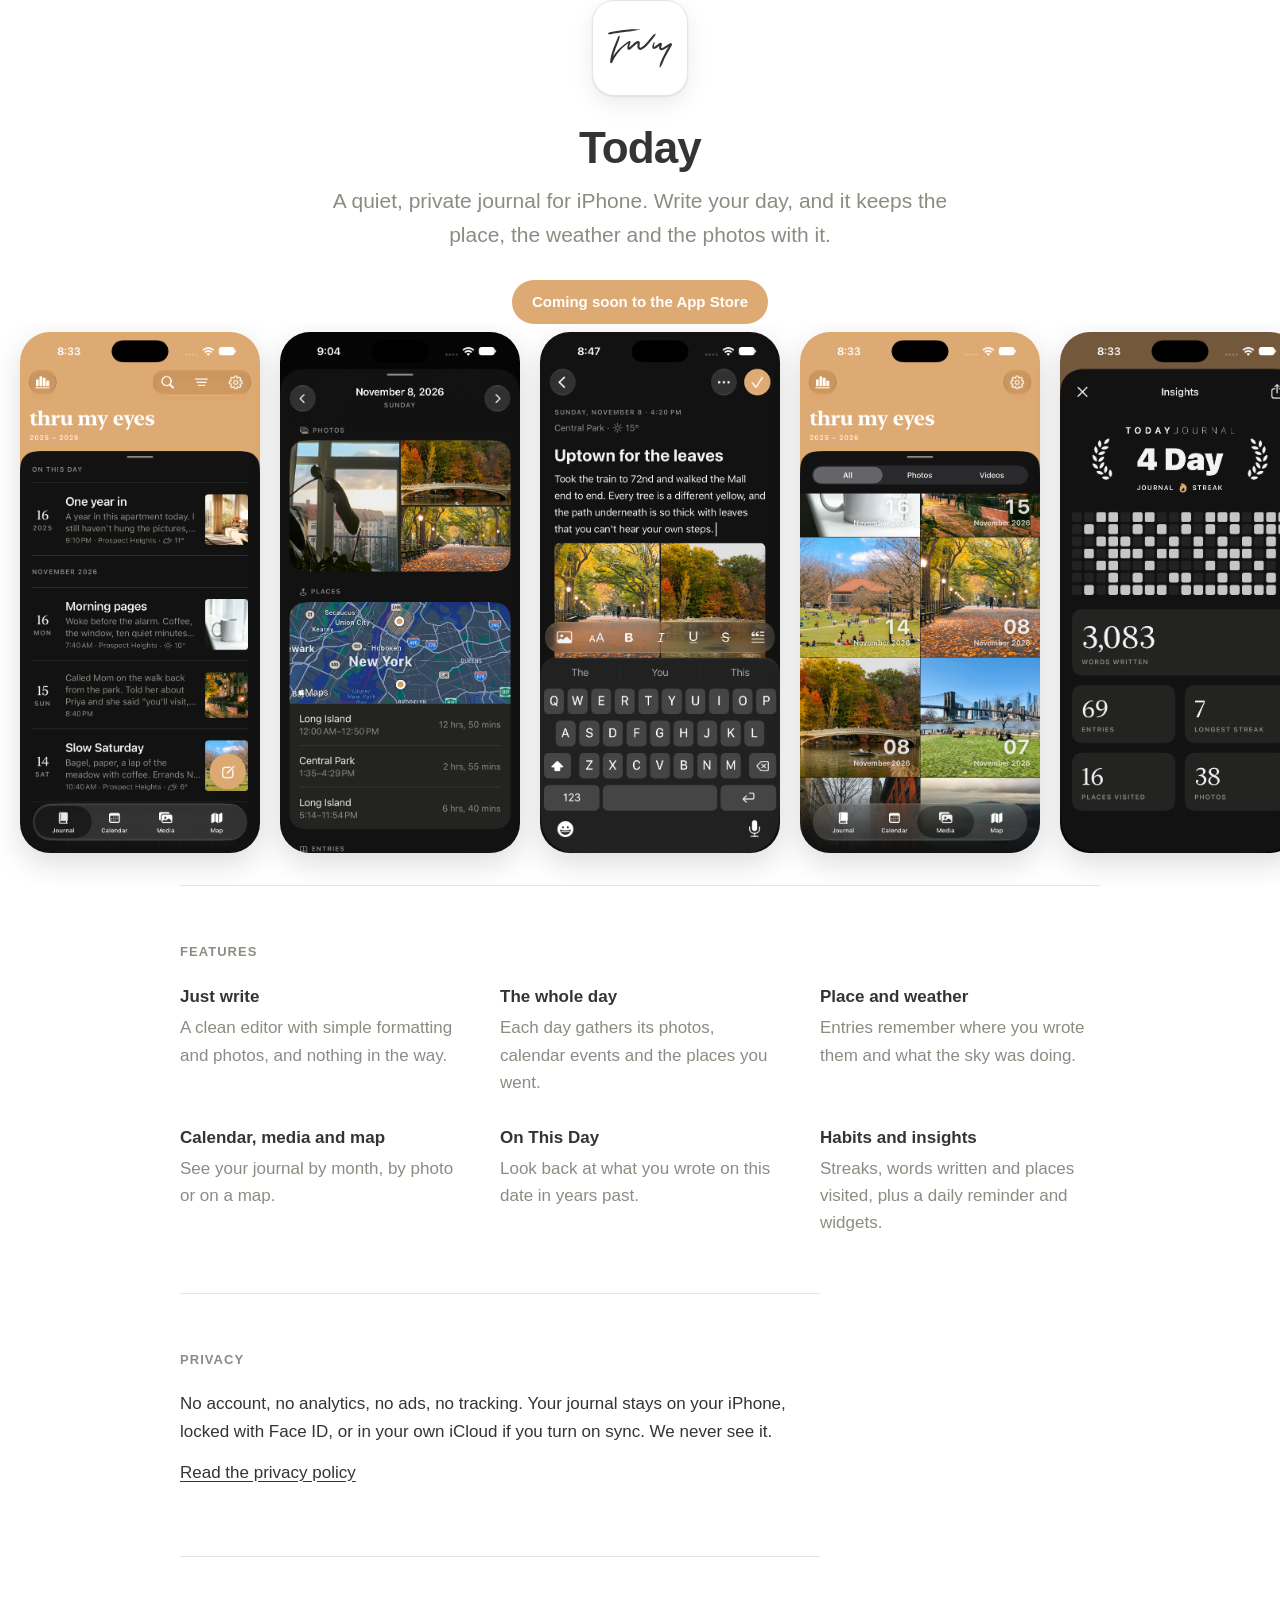
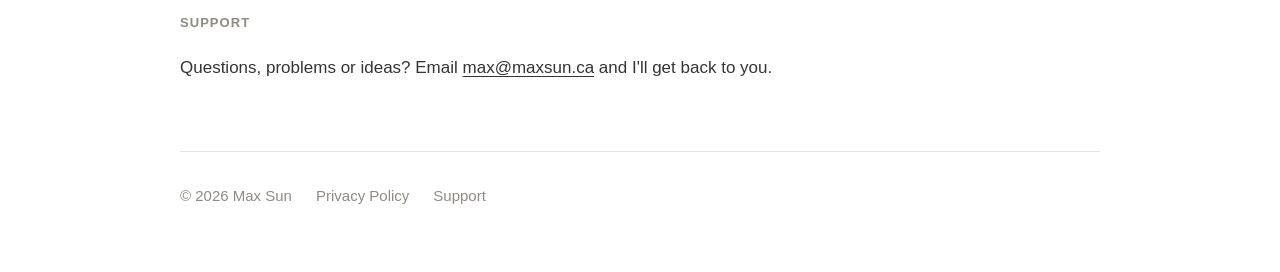
<file: docs/index.html>
<!doctype html>
<html lang="en">
<head>
<meta charset="utf-8">
<meta name="viewport" content="width=device-width, initial-scale=1">
<link rel="icon" href="favicon.svg" type="image/svg+xml">
<link rel="icon" href="favicon.png" type="image/png" sizes="96x96">
<link rel="apple-touch-icon" href="apple-touch-icon.png">
<title>Today: Daily Journal</title>
<meta name="description" content="A quiet, private journal for iPhone. Write your day; Today keeps the place, the weather and the photos with it.">
<style>
  :root { --ink: #343434; --stone: #8E8B82; --sand: #DEAA73; --bg: #FFFFFF; --wash: #F3F3F3; --rule: #E6E5E1; }
  @media (prefers-color-scheme: dark) { :root { --ink: #ECEBE8; --stone: #9C9990; --bg: #121212; --wash: #1C1C1C; --rule: #2A2A2A; } }
  * { box-sizing: border-box; }
  body { margin: 0; background: var(--bg); color: var(--ink);
         font: 17px/1.6 -apple-system, BlinkMacSystemFont, "SF Pro Text", "Helvetica Neue", Arial, sans-serif;
         -webkit-text-size-adjust: 100%; }
  .wrap { max-width: 960px; margin: 0 auto; padding: 0 20px; }
  header { text-align: center; padding: 96px 0 56px; }
  .icon { width: 96px; height: 96px; border-radius: 22px; background: var(--bg); margin: 0 auto 28px;
          box-shadow: 0 1px 2px rgba(0,0,0,.08), 0 8px 24px rgba(0,0,0,.08); border: 1px solid var(--rule);
          display: grid; place-items: center; }
  .icon span { width: 64px; height: 40px; background: var(--ink);
               -webkit-mask: url(images/mark.svg) center / contain no-repeat; mask: url(images/mark.svg) center / contain no-repeat; }
  h1 { font-size: 44px; line-height: 1.1; letter-spacing: -0.02em; margin: 0 0 12px; }
  .tagline { font-size: 21px; color: var(--stone); margin: 0 auto 28px; max-width: 30em; }
  .badge { display: inline-block; background: var(--sand); color: #fff; font-weight: 600; font-size: 15px;
           padding: 10px 20px; border-radius: 999px; }
  .shots { display: flex; gap: 20px; overflow-x: auto; padding: 8px 20px 32px; scroll-snap-type: x mandatory;
           justify-content: safe center; }
  .shots img { width: 240px; height: auto; border-radius: 30px; flex: none; scroll-snap-align: center;
               box-shadow: 0 10px 30px rgba(0,0,0,.14); }
  h2 { font-size: 13px; font-weight: 600; letter-spacing: 0.08em; text-transform: uppercase; color: var(--stone);
       margin: 0 0 20px; }
  section { padding: 56px 0; border-top: 1px solid var(--rule); }
  .features { display: grid; grid-template-columns: repeat(auto-fit, minmax(260px, 1fr)); gap: 28px 40px; }
  .features h3 { font-size: 17px; margin: 0 0 4px; }
  .features p { margin: 0; color: var(--stone); }
  .narrow { max-width: 640px; }
  p { margin: 0 0 14px; }
  a { color: inherit; text-underline-offset: 3px; }
  footer { color: var(--stone); font-size: 15px; padding: 32px 0 64px; border-top: 1px solid var(--rule);
           display: flex; gap: 24px; flex-wrap: wrap; }
  footer a { text-decoration: none; }
</style>
</head>
<body>
  <header class="wrap">
    <div class="icon" aria-hidden="true"><span></span></div>
    <h1>Today</h1>
    <p class="tagline">A quiet, private journal for iPhone. Write your day, and it keeps the place, the weather and the photos with it.</p>
    <span class="badge">Coming soon to the App Store</span>
  </header>

  <div class="shots" aria-label="Screenshots">
    <img src="images/journal.png" alt="The journal: entries with their date, place, weather and a photo">
    <img src="images/today.png" alt="A day: its photos and the places visited">
    <img src="images/editor.png" alt="Writing an entry with photos">
    <img src="images/media.png" alt="Every photo and video in the journal">
    <img src="images/insights.png" alt="Insights: streak, words written, entries and places">
  </div>

  <main class="wrap">
    <section>
      <h2>Features</h2>
      <div class="features">
        <div><h3>Just write</h3><p>A clean editor with simple formatting and photos, and nothing in the way.</p></div>
        <div><h3>The whole day</h3><p>Each day gathers its photos, calendar events and the places you went.</p></div>
        <div><h3>Place and weather</h3><p>Entries remember where you wrote them and what the sky was doing.</p></div>
        <div><h3>Calendar, media and map</h3><p>See your journal by month, by photo or on a map.</p></div>
        <div><h3>On This Day</h3><p>Look back at what you wrote on this date in years past.</p></div>
        <div><h3>Habits and insights</h3><p>Streaks, words written and places visited, plus a daily reminder and widgets.</p></div>
      </div>
    </section>

    <section class="narrow" id="privacy">
      <h2>Privacy</h2>
      <p>No account, no analytics, no ads, no tracking. Your journal stays on your iPhone, locked with Face ID, or in your own iCloud if you turn on sync. We never see it.</p>
      <p><a href="privacy/">Read the privacy policy</a></p>
    </section>

    <section class="narrow" id="support">
      <h2>Support</h2>
      <p>Questions, problems or ideas? Email <a href="mailto:max@maxsun.ca">max@maxsun.ca</a> and I'll get back to you.</p>
    </section>

    <footer>
      <span>© 2026 Max Sun</span>
      <a href="privacy/">Privacy Policy</a>
      <a href="mailto:max@maxsun.ca">Support</a>
    </footer>
  </main>
</body>
</html>
</file>
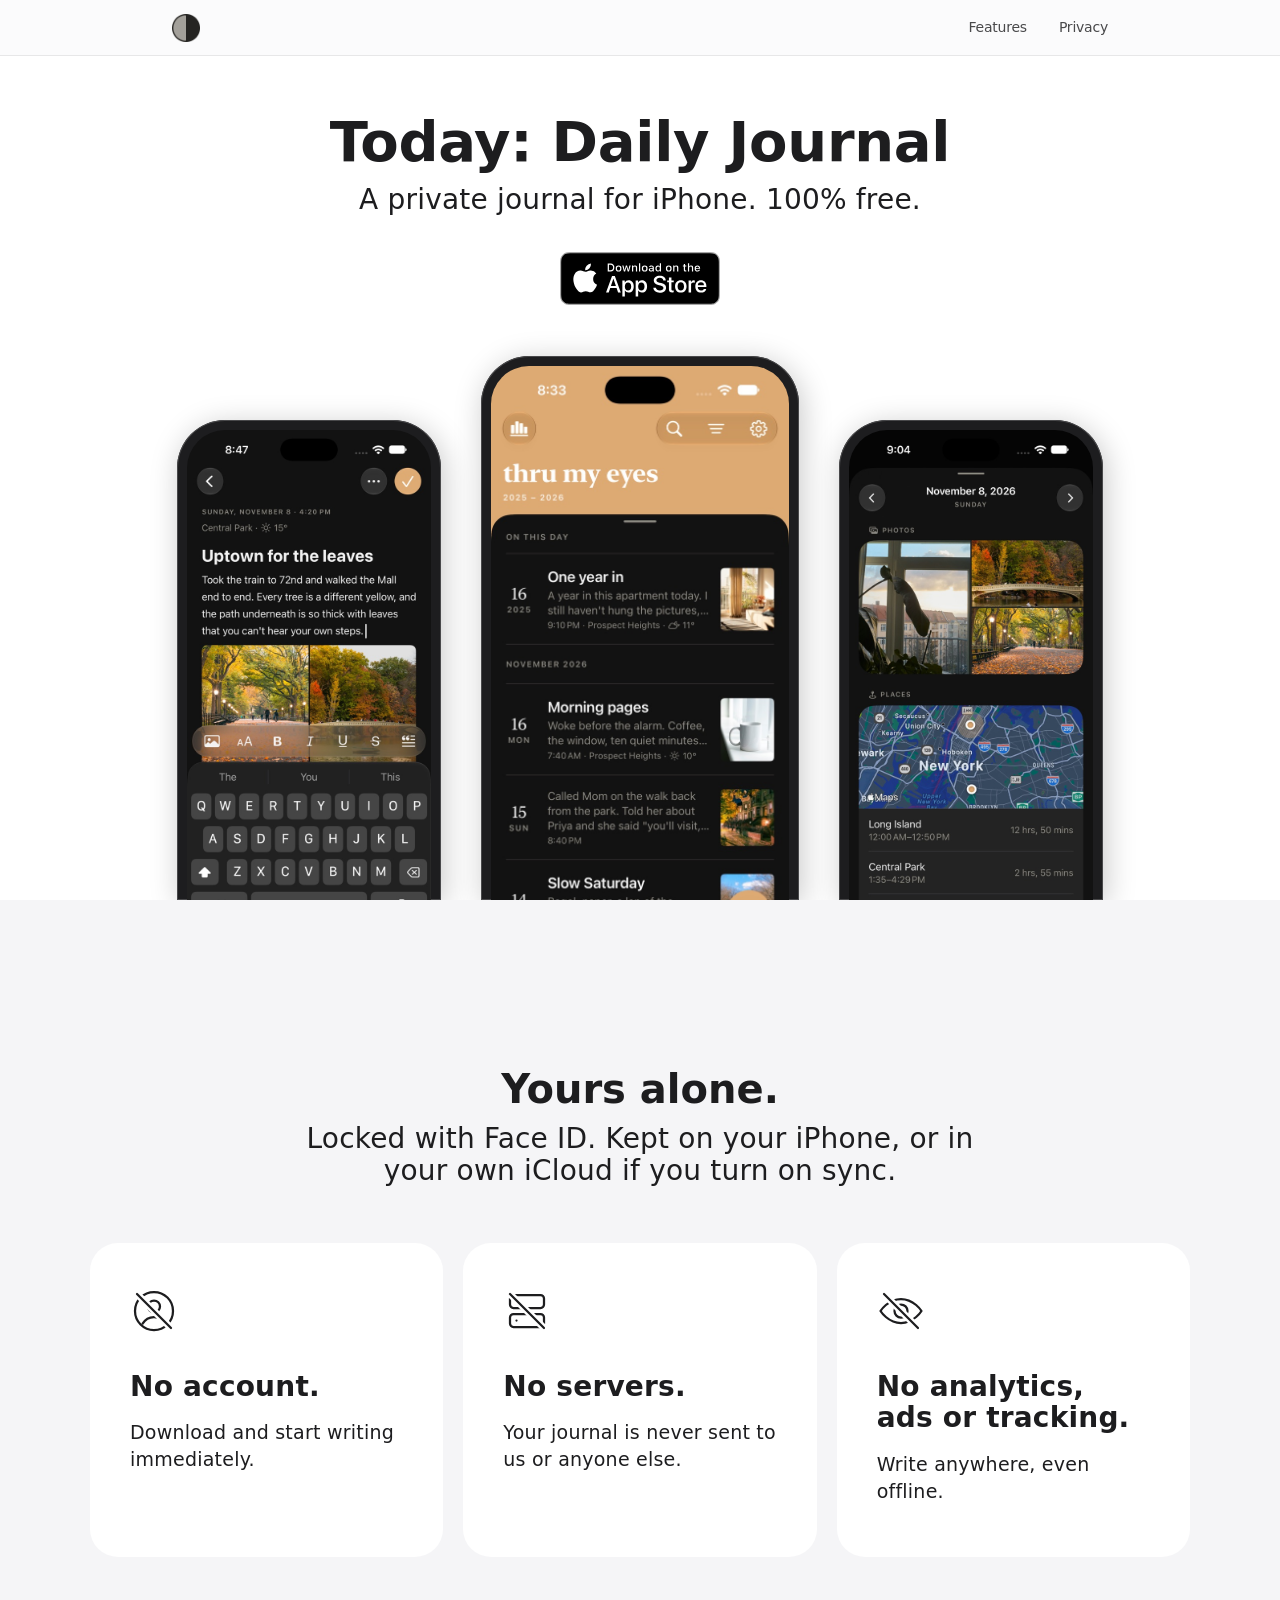
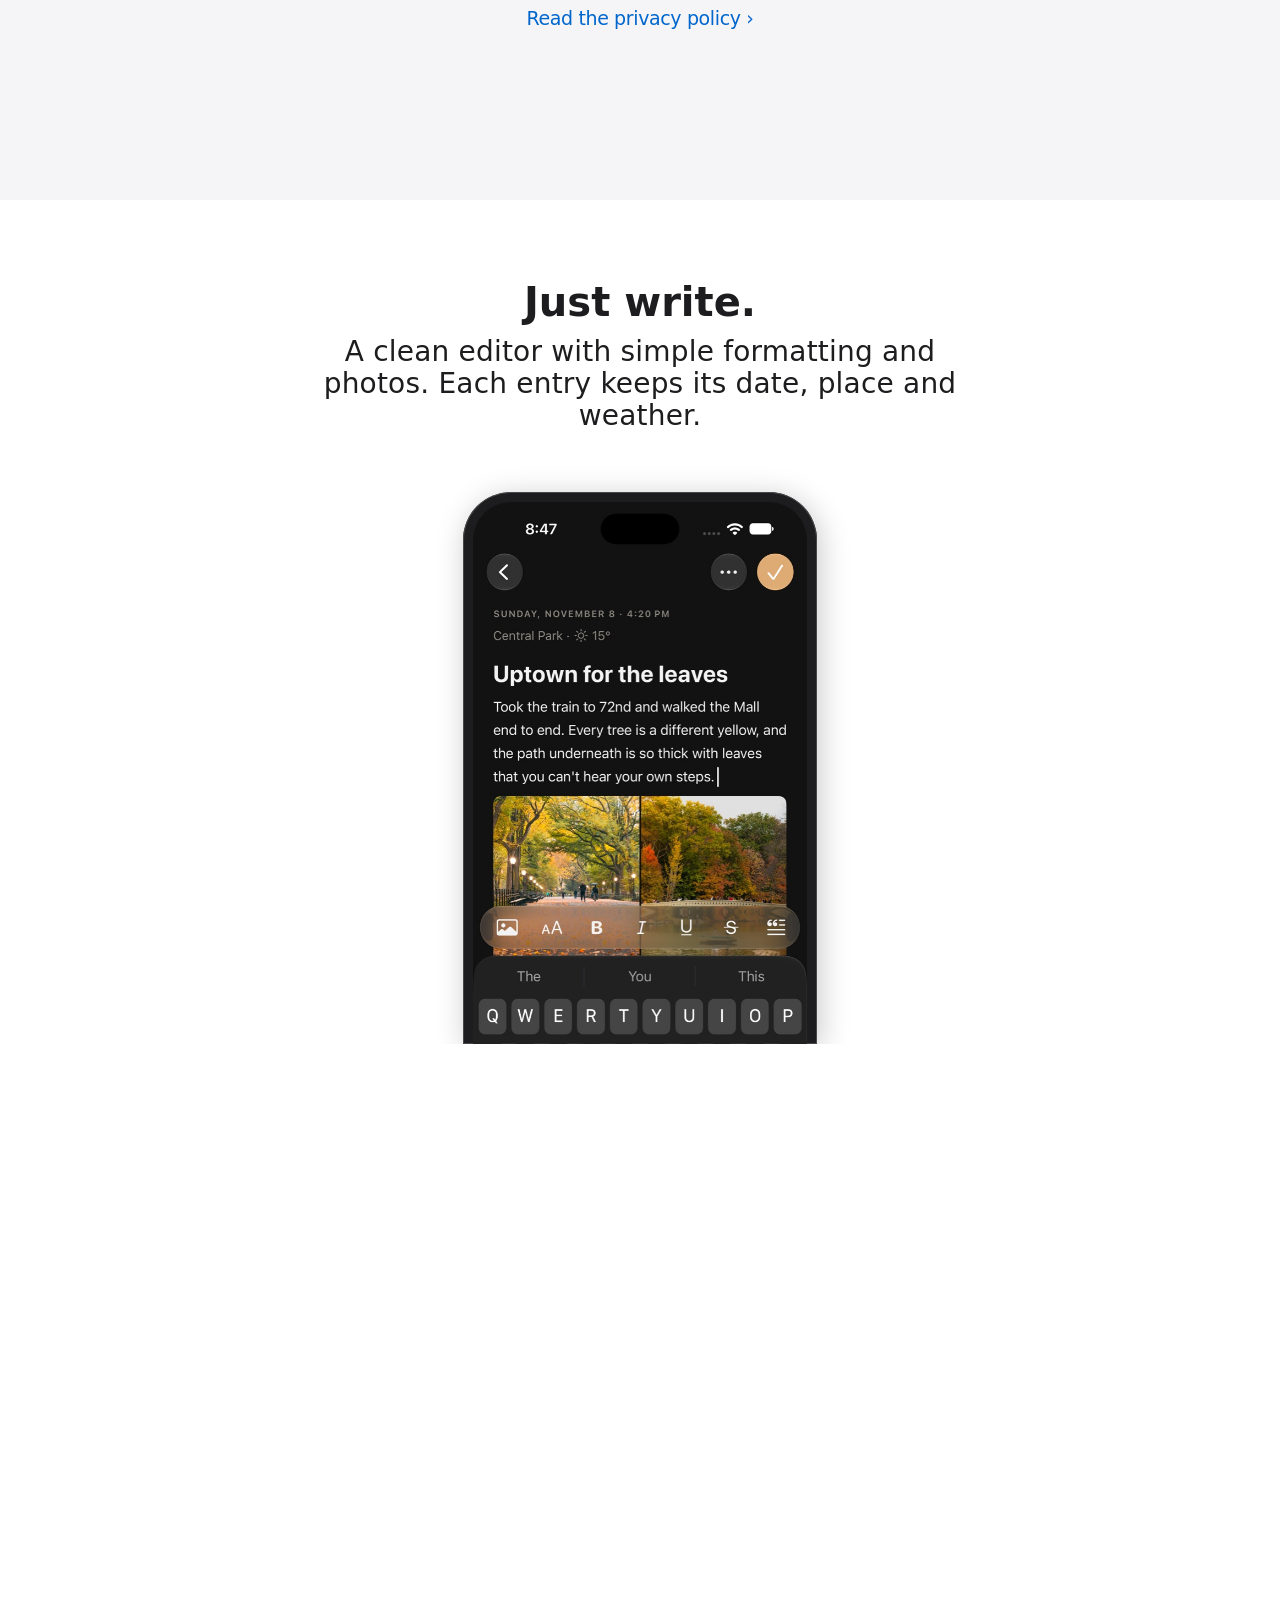
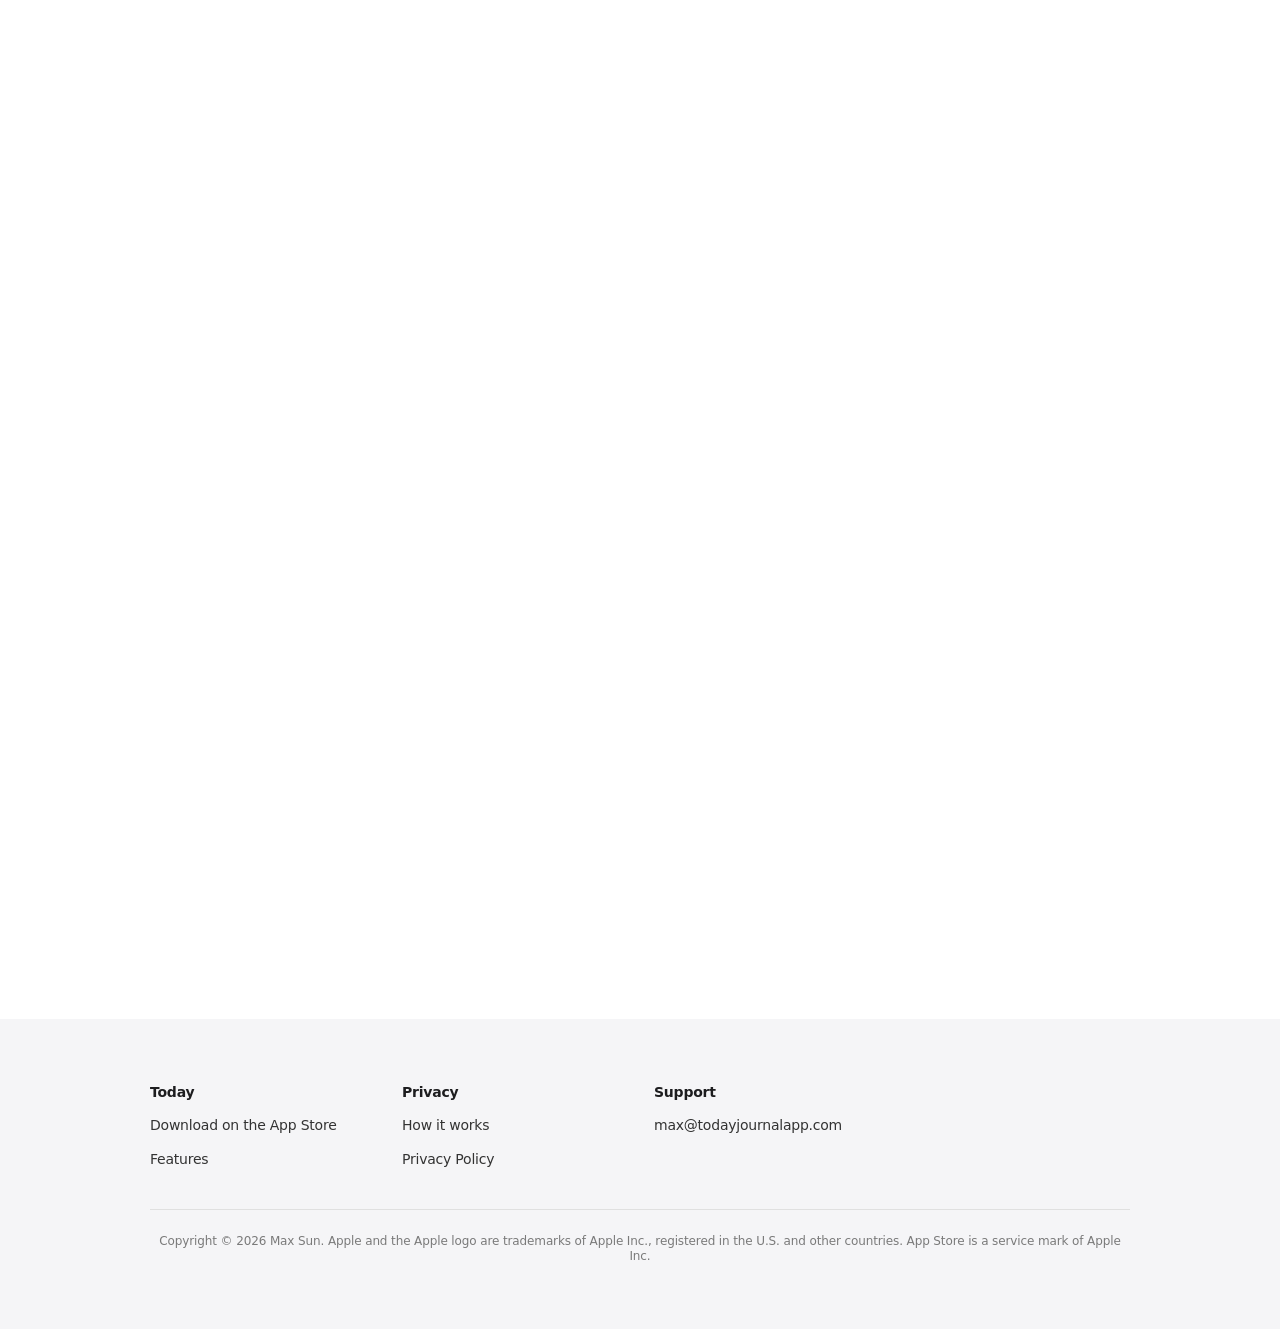
<file: Web/index.html>
<!doctype html>
<html lang="en">
<head>
<meta charset="utf-8">
<meta name="viewport" content="width=device-width, initial-scale=1">
<meta name="theme-color" content="#fafafc">
<link rel="icon" href="favicon.png" type="image/png" sizes="96x96" media="(prefers-color-scheme: light)">
<link rel="icon" href="favicon-dark.png" type="image/png" sizes="96x96" media="(prefers-color-scheme: dark)">
<link rel="apple-touch-icon" href="apple-touch-icon.png">
<title>Today: Daily Journal</title>
<meta name="description" content="A private journal for iPhone. Write your day; Today keeps the place, the weather and the photos with it.">
<link rel="stylesheet" href="site.css">
</head>
<body>

<header class="top">
  <a class="mark" href="./" aria-label="Today: Daily Journal, home"></a>
  <nav aria-label="Site">
    <a href="/features">Features</a>
    <a href="privacy/">Privacy</a>
  </nav>
</header>

<main>

  <section class="tile light hero" id="top">
    <div class="copy">
      <h1 class="hero-display">Today: Daily Journal</h1>
      <p class="lead">A private journal for iPhone. 100% free.</p>
      <a class="app-store" href="https://apps.apple.com/us/app/today-daily-journal/id6835741340">
        <img src="images/app-store-badge.svg" alt="Download on the App Store" width="160" height="53">
      </a>
    </div>
    <div class="stage">
      <div class="phone side"><img src="images/editor.jpg" alt="Writing an entry with photos" width="607" height="1320"></div>
      <div class="phone"><img src="images/journal.jpg" alt="The journal: entries with their date, place, weather and a photo" width="607" height="1320"></div>
      <div class="phone side"><img src="images/today.jpg" alt="A day: its photos and the places visited" width="607" height="1320"></div>
    </div>
  </section>

  <section class="tile parchment no-stage privacy" id="privacy">
    <div class="copy">
      <h2 class="display-lg">Yours alone.</h2>
      <p class="lead">Locked with Face ID. Kept on your iPhone, or in your own iCloud if you turn on sync.</p>
    </div>
    <ul class="facts">
      <li class="card"><svg class="icon" viewBox="0 0 48 48" aria-hidden="true"><circle cx="24" cy="24" r="19"/><circle cx="24" cy="19.5" r="6"/><path d="M12.6 36.6c2.5-4.2 6.6-6.6 11.4-6.6s8.9 2.4 11.4 6.6"/><path class="gap" d="M7 7l34 34"/><path d="M7 7l34 34"/></svg><h3>No account.</h3><p>Download and start writing immediately.</p></li>
      <li class="card"><svg class="icon" viewBox="0 0 48 48" aria-hidden="true"><rect x="7" y="8" width="34" height="13" rx="3.5"/><rect x="7" y="27" width="34" height="13" rx="3.5"/><path d="M13.5 14.5h.01M13.5 33.5h.01"/><path class="gap" d="M7 7l34 34"/><path d="M7 7l34 34"/></svg><h3>No servers.</h3><p>Your journal is never sent to us or anyone else.</p></li>
      <li class="card"><svg class="icon" viewBox="0 0 48 48" aria-hidden="true"><path d="M3.5 24S11 12 24 12s20.5 12 20.5 12S37 36 24 36 3.5 24 3.5 24z"/><circle cx="24" cy="24" r="6.5"/><path class="gap" d="M7 7l34 34"/><path d="M7 7l34 34"/></svg><h3>No analytics, ads or tracking.</h3><p>Write anywhere, even offline.</p></li>
    </ul>
    <p class="more"><a href="privacy/">Read the privacy policy&nbsp;<span aria-hidden="true">›</span></a></p>
  </section>

  <section class="story" style="--steps: 6" aria-label="What Today does">
    <span class="story-anchor" id="write" style="--i:0"></span>
    <span class="story-anchor" id="day" style="--i:1"></span>
    <span class="story-anchor" id="calendar" style="--i:2"></span>
    <span class="story-anchor" id="media" style="--i:3"></span>
    <span class="story-anchor" id="map" style="--i:4"></span>
    <span class="story-anchor" id="insights" style="--i:5"></span>
    <div class="story-pin">
      <div class="story-copy" aria-live="polite">
        <div class="step is-current">
          <h2 class="display-lg">Just write.</h2>
          <p class="lead">A clean editor with simple formatting and photos. Each entry keeps its date, place and weather.</p>
        </div>
        <div class="step">
          <h2 class="display-lg">The whole day, in one place.</h2>
          <p class="lead">The photos you took, your calendar events and the places you spent time, beside what you wrote.</p>
        </div>
        <div class="step">
          <h2 class="display-lg">Calendar.</h2>
          <p class="lead">Every day you wrote, month by month. Open any one of them.</p>
        </div>
        <div class="step">
          <h2 class="display-lg">Media.</h2>
          <p class="lead">Every photo and video, each a way back to its entry.</p>
        </div>
        <div class="step">
          <h2 class="display-lg">Never forget a place you've visited.</h2>
          <p class="lead">Your entries on a map, gathered where you wrote them.</p>
        </div>
        <div class="step">
          <h2 class="display-lg">Keep the habit.</h2>
          <p class="lead">Your streak, words written and places visited. A daily reminder, On This Day and widgets bring you back.</p>
        </div>
      </div>
      <div class="story-stage">
        <div class="phone">
          <img class="is-current" src="images/editor.jpg" alt="An entry about a walk in Central Park, with two photos" width="607" height="1320">
          <img class="" src="images/today.jpg" alt="A day: its photos, a map and the places visited" width="607" height="1320" loading="lazy">
          <img class="" src="images/calendar.jpg" alt="The calendar: months with the days you wrote" width="607" height="1320" loading="lazy">
          <img class="" src="images/media.jpg" alt="Every photo and video in the journal" width="607" height="1320" loading="lazy">
          <img class="" src="images/map.jpg" alt="The map: entries gathered across New York" width="607" height="1320" loading="lazy">
          <img class="" src="images/insights.jpg" alt="Insights: streak, words written, entries and places" width="607" height="1320" loading="lazy">
        </div>
      </div>
    </div>
  </section>
</main>

<footer class="footer">
  <div class="inner">
    <div class="columns">
      <div>
        <h3>Today</h3>
        <ul>
          <li><a href="https://apps.apple.com/us/app/today-daily-journal/id6835741340">Download on the App Store</a></li>
          <li><a href="/features">Features</a></li>
        </ul>
      </div>
      <div>
        <h3>Privacy</h3>
        <ul>
          <li><a href="/how-it-works">How it works</a></li>
          <li><a href="privacy/">Privacy Policy</a></li>
        </ul>
      </div>
      <div>
        <h3>Support</h3>
        <ul>
          <li><a href="mailto:max@todayjournalapp.com">max@todayjournalapp.com</a></li>
        </ul>
      </div>
    </div>
    <p class="legal fine-print">Copyright © 2026 Max Sun. Apple and the Apple logo are trademarks of Apple Inc., registered in the U.S. and other countries. App Store is a service mark of Apple Inc.</p>
  </div>
</footer>

<script>
  // Story: as the page scrolls through the pinned section, it becomes each feature in turn.
  (function () {
    var story = document.querySelector('.story');
    if (!story) return;
    var pin = story.querySelector('.story-pin');
    var steps = story.querySelectorAll('.step');
    var images = story.querySelectorAll('.phone img');
    var anchors = story.querySelectorAll('.story-anchor');
    var current = -1;
    var queued = false;

    function update() {
      queued = false;
      // One step per anchor; the anchors are spaced by the CSS's --step.
      var stepLength = anchors[1].offsetTop - anchors[0].offsetTop;
      var progress = (window.scrollY + 56 - story.offsetTop) / stepLength;   // 56: the navbar
      var index = Math.min(steps.length - 1, Math.max(0, Math.floor(progress + 0.5)));
      if (index === current) return;
      current = index;
      steps.forEach(function (step, i) { step.classList.toggle('is-current', i === index); });
      images.forEach(function (image, i) { image.classList.toggle('is-current', i === index); });
    }

    function queue() { if (!queued) { queued = true; requestAnimationFrame(update); } }
    window.addEventListener('scroll', queue, { passive: true });
    window.addEventListener('resize', queue);
    update();
  })();
</script>
<script>
  // Sections have clean addresses (/features, /how-it-works; see _redirects) instead of #ids.
  // On this page, links to them scroll there and update the address without reloading.
  (function () {
    var sections = { '/features': 'write', '/how-it-works': 'privacy' };
    var navbar = 56;

    function scrollToPath(path, smooth) {
      var id = sections[path];
      var target = id ? document.getElementById(id) : null;
      var top = target ? target.getBoundingClientRect().top + window.scrollY - navbar : 0;
      window.scrollTo({ top: top, behavior: smooth ? 'smooth' : 'auto' });
    }

    document.addEventListener('click', function (event) {
      var link = event.target.closest('a[href]');
      if (!link || event.metaKey || event.ctrlKey || event.shiftKey || event.altKey) return;
      var url = new URL(link.href, location.href);
      if (url.origin !== location.origin) return;
      var path = url.pathname.replace(/\/index\.html$/, '/');
      if (!(path in sections) && path !== '/') return;
      event.preventDefault();
      if (location.pathname !== path) history.pushState(null, '', path);
      var reduce = window.matchMedia('(prefers-reduced-motion: reduce)').matches;
      scrollToPath(path, !reduce);
    });

    window.addEventListener('popstate', function () { scrollToPath(location.pathname, false); });

    // Opened at /features or /how-it-works: go to that section.
    if (location.pathname in sections) {
      history.scrollRestoration = 'manual';
      scrollToPath(location.pathname, false);
      window.addEventListener('load', function () { scrollToPath(location.pathname, false); });
    }
  })();
</script>
</body>
</html>
</file>
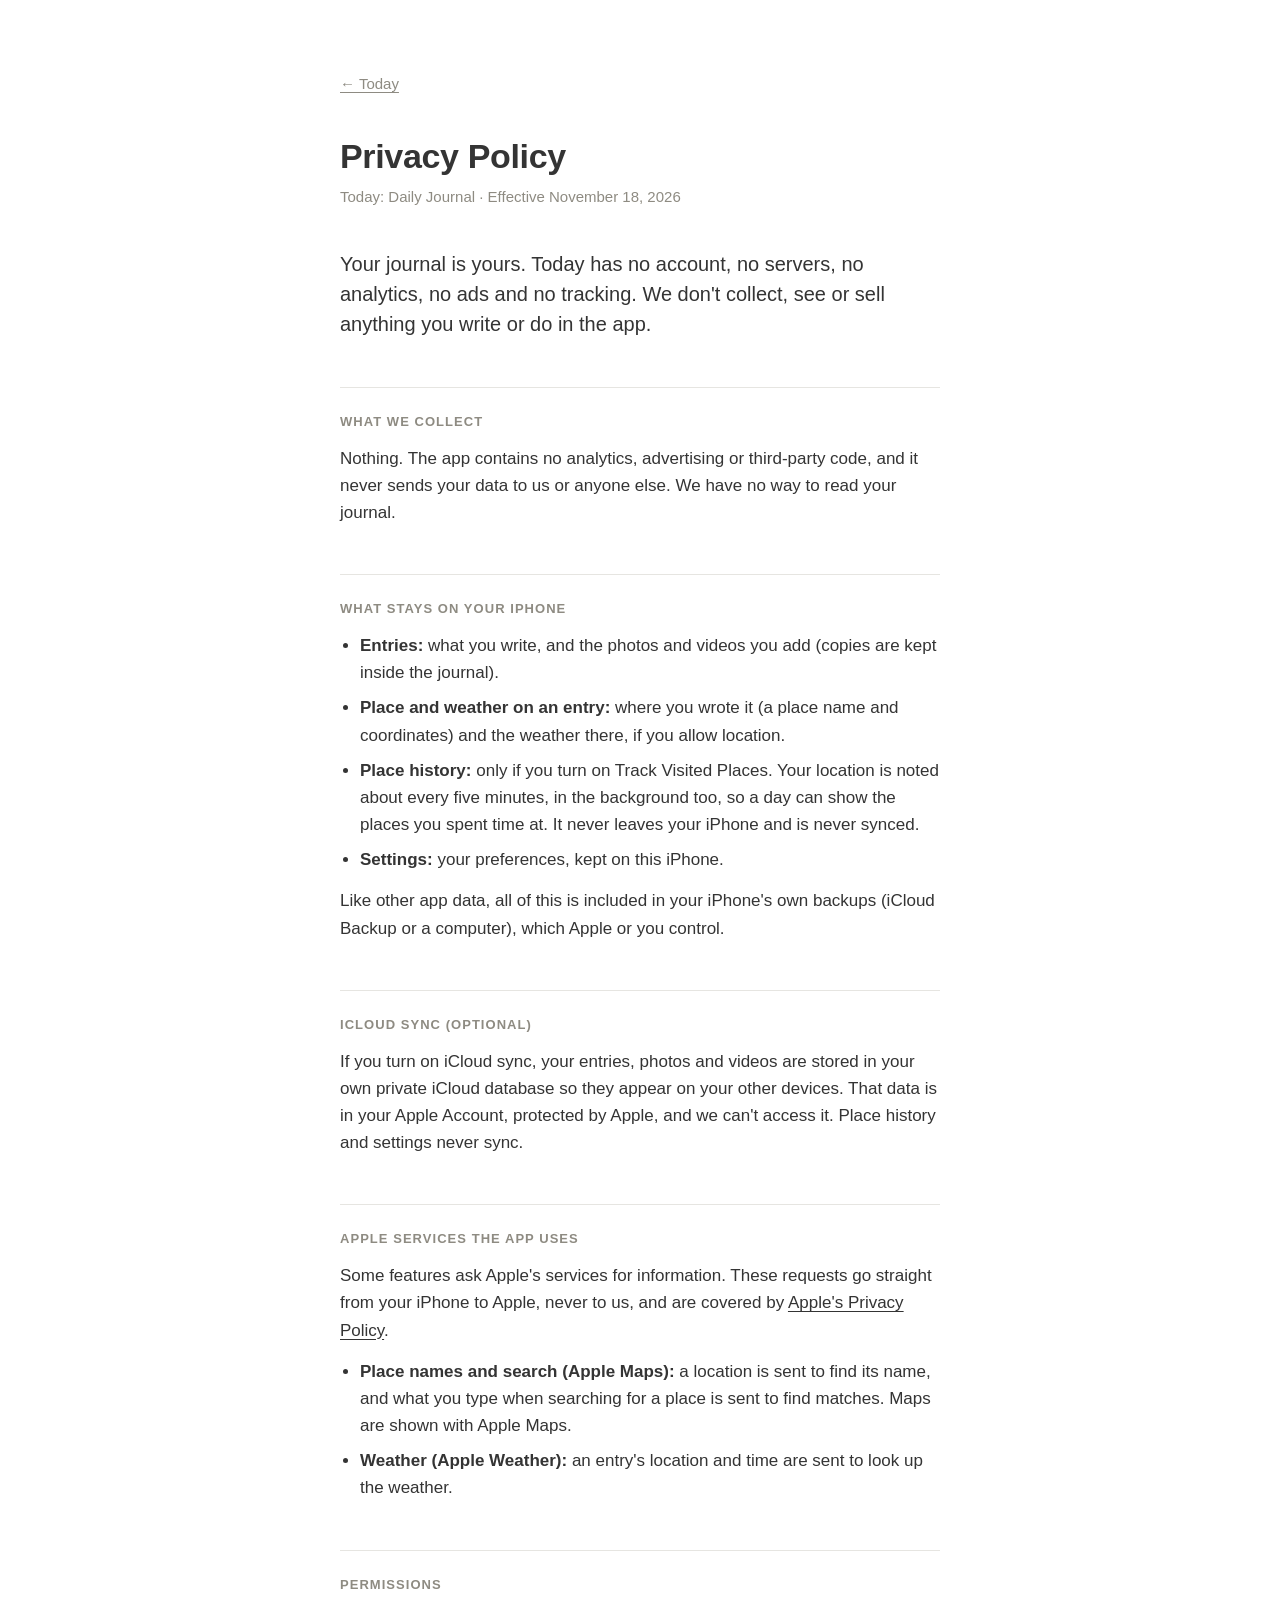
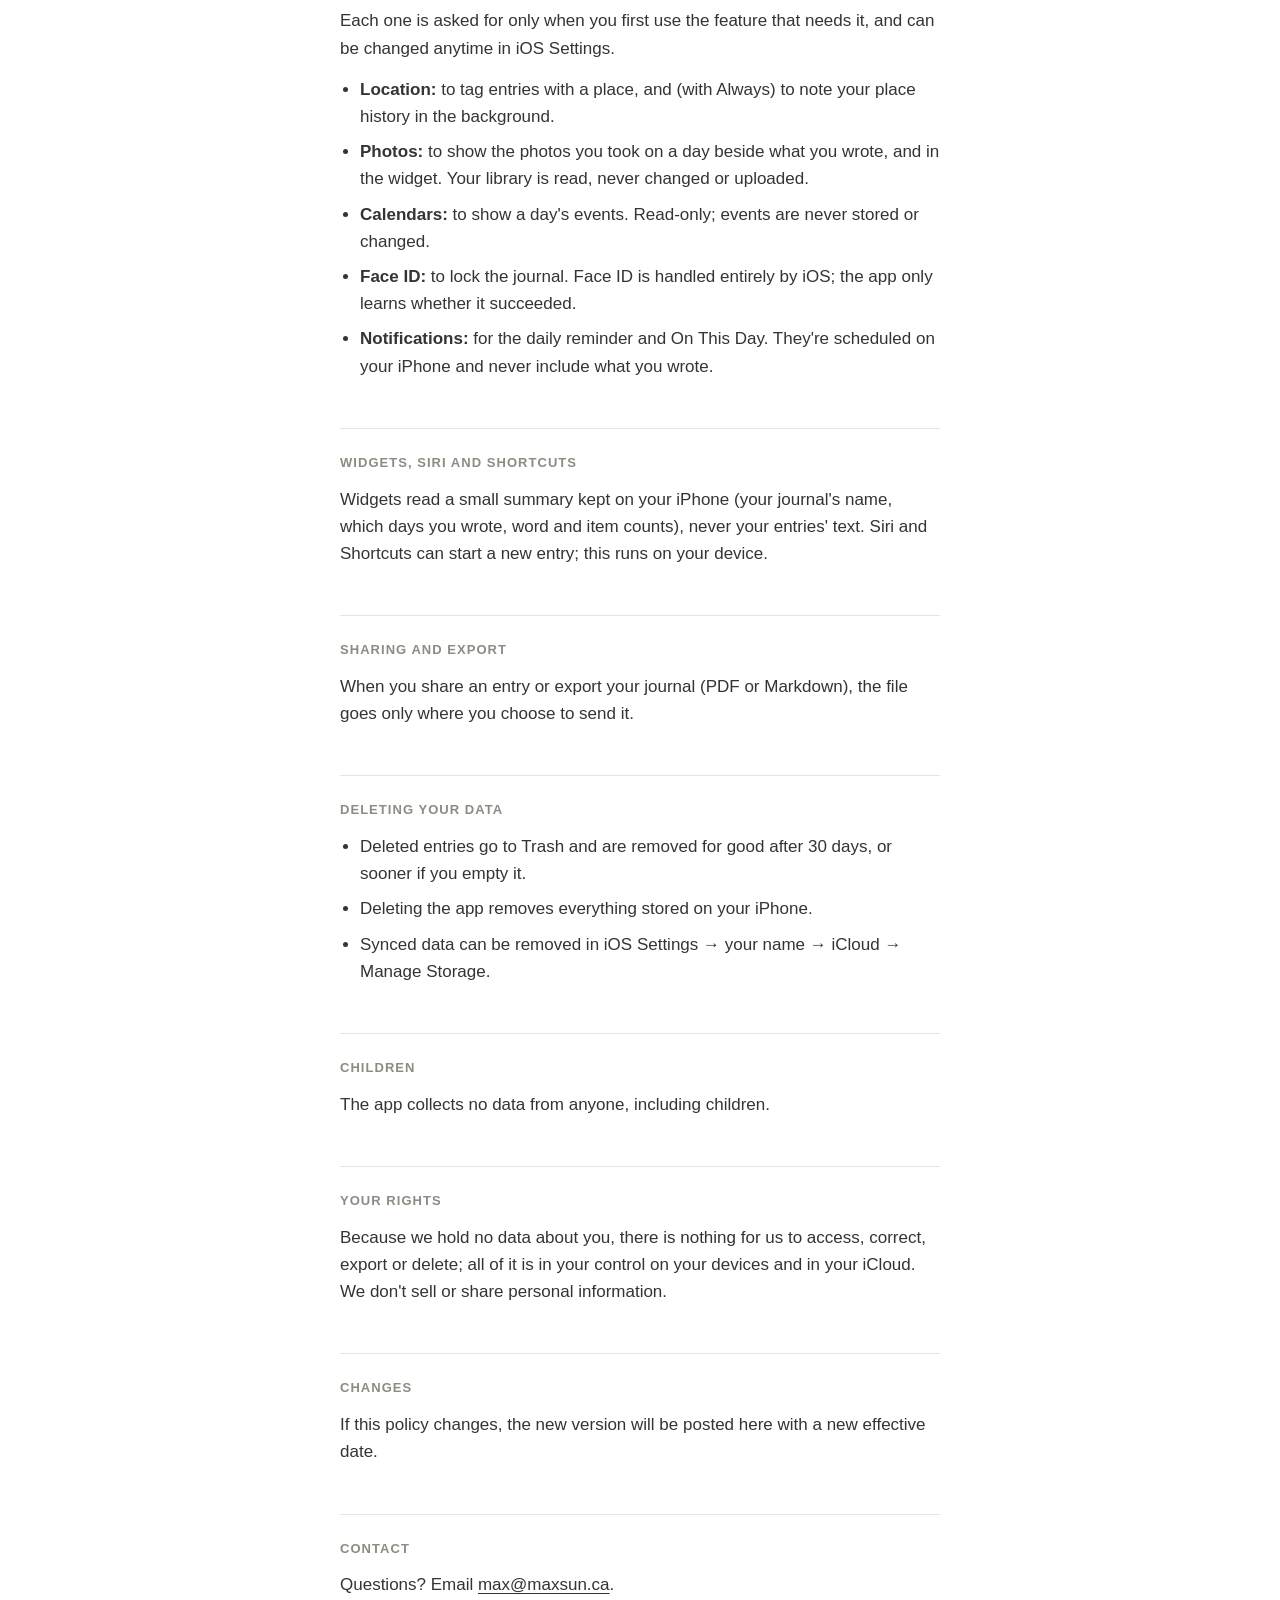
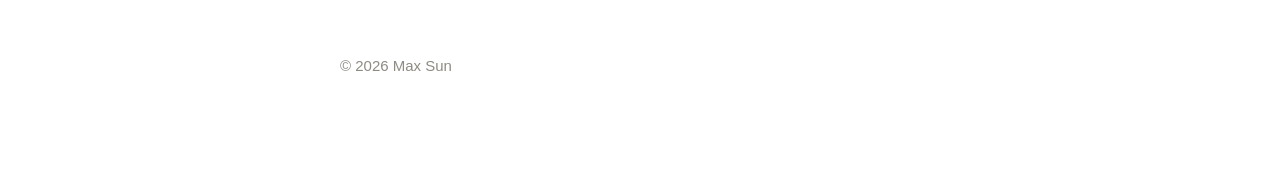
<file: docs/privacy/index.html>
<!doctype html>
<html lang="en">
<head>
<meta charset="utf-8">
<meta name="viewport" content="width=device-width, initial-scale=1">
<link rel="icon" href="../favicon.svg" type="image/svg+xml">
<link rel="icon" href="../favicon.png" type="image/png" sizes="96x96">
<link rel="apple-touch-icon" href="../apple-touch-icon.png">
<title>Privacy Policy · Today: Daily Journal</title>
<meta name="description" content="Privacy policy for Today: Daily Journal. Your journal stays on your iPhone, or in your own iCloud. Nothing is collected.">
<style>
  :root { --ink: #343434; --stone: #8E8B82; --bg: #FFFFFF; --rule: #E6E5E1; }
  @media (prefers-color-scheme: dark) { :root { --ink: #ECEBE8; --stone: #9C9990; --bg: #121212; --rule: #2A2A2A; } }
  * { box-sizing: border-box; }
  body { margin: 0; background: var(--bg); color: var(--ink);
         font: 17px/1.6 -apple-system, BlinkMacSystemFont, "SF Pro Text", "Helvetica Neue", Arial, sans-serif;
         -webkit-text-size-adjust: 100%; }
  main { max-width: 640px; margin: 0 auto; padding: 72px 20px 96px; }
  h1 { font-size: 34px; line-height: 1.2; margin: 0 0 8px; letter-spacing: -0.01em; }
  .meta { color: var(--stone); font-size: 15px; margin: 0 0 40px; }
  .summary { font-size: 20px; line-height: 1.5; margin: 0 0 48px; }
  h2 { font-size: 13px; font-weight: 600; letter-spacing: 0.08em; text-transform: uppercase;
       color: var(--stone); margin: 48px 0 12px; padding-top: 24px; border-top: 1px solid var(--rule); }
  p, ul { margin: 0 0 14px; }
  ul { padding-left: 20px; }
  li { margin-bottom: 8px; }
  a { color: inherit; text-underline-offset: 3px; }
  footer { color: var(--stone); font-size: 15px; margin-top: 56px; }
</style>
</head>
<body>
<main>
  <p class="meta"><a href="../">← Today</a></p>
  <h1>Privacy Policy</h1>
  <p class="meta">Today: Daily Journal · Effective November 18, 2026</p>

  <p class="summary">Your journal is yours. Today has no account, no servers, no analytics, no ads and no tracking. We don't collect, see or sell anything you write or do in the app.</p>

  <h2>What we collect</h2>
  <p>Nothing. The app contains no analytics, advertising or third-party code, and it never sends your data to us or anyone else. We have no way to read your journal.</p>

  <h2>What stays on your iPhone</h2>
  <ul>
    <li><strong>Entries:</strong> what you write, and the photos and videos you add (copies are kept inside the journal).</li>
    <li><strong>Place and weather on an entry:</strong> where you wrote it (a place name and coordinates) and the weather there, if you allow location.</li>
    <li><strong>Place history:</strong> only if you turn on Track Visited Places. Your location is noted about every five minutes, in the background too, so a day can show the places you spent time at. It never leaves your iPhone and is never synced.</li>
    <li><strong>Settings:</strong> your preferences, kept on this iPhone.</li>
  </ul>
  <p>Like other app data, all of this is included in your iPhone's own backups (iCloud Backup or a computer), which Apple or you control.</p>

  <h2>iCloud sync (optional)</h2>
  <p>If you turn on iCloud sync, your entries, photos and videos are stored in your own private iCloud database so they appear on your other devices. That data is in your Apple Account, protected by Apple, and we can't access it. Place history and settings never sync.</p>

  <h2>Apple services the app uses</h2>
  <p>Some features ask Apple's services for information. These requests go straight from your iPhone to Apple, never to us, and are covered by <a href="https://www.apple.com/legal/privacy/">Apple's Privacy Policy</a>.</p>
  <ul>
    <li><strong>Place names and search (Apple Maps):</strong> a location is sent to find its name, and what you type when searching for a place is sent to find matches. Maps are shown with Apple Maps.</li>
    <li><strong>Weather (Apple Weather):</strong> an entry's location and time are sent to look up the weather.</li>
  </ul>

  <h2>Permissions</h2>
  <p>Each one is asked for only when you first use the feature that needs it, and can be changed anytime in iOS Settings.</p>
  <ul>
    <li><strong>Location:</strong> to tag entries with a place, and (with Always) to note your place history in the background.</li>
    <li><strong>Photos:</strong> to show the photos you took on a day beside what you wrote, and in the widget. Your library is read, never changed or uploaded.</li>
    <li><strong>Calendars:</strong> to show a day's events. Read-only; events are never stored or changed.</li>
    <li><strong>Face ID:</strong> to lock the journal. Face ID is handled entirely by iOS; the app only learns whether it succeeded.</li>
    <li><strong>Notifications:</strong> for the daily reminder and On This Day. They're scheduled on your iPhone and never include what you wrote.</li>
  </ul>

  <h2>Widgets, Siri and Shortcuts</h2>
  <p>Widgets read a small summary kept on your iPhone (your journal's name, which days you wrote, word and item counts), never your entries' text. Siri and Shortcuts can start a new entry; this runs on your device.</p>

  <h2>Sharing and export</h2>
  <p>When you share an entry or export your journal (PDF or Markdown), the file goes only where you choose to send it.</p>

  <h2>Deleting your data</h2>
  <ul>
    <li>Deleted entries go to Trash and are removed for good after 30 days, or sooner if you empty it.</li>
    <li>Deleting the app removes everything stored on your iPhone.</li>
    <li>Synced data can be removed in iOS Settings → your name → iCloud → Manage Storage.</li>
  </ul>

  <h2>Children</h2>
  <p>The app collects no data from anyone, including children.</p>

  <h2>Your rights</h2>
  <p>Because we hold no data about you, there is nothing for us to access, correct, export or delete; all of it is in your control on your devices and in your iCloud. We don't sell or share personal information.</p>

  <h2>Changes</h2>
  <p>If this policy changes, the new version will be posted here with a new effective date.</p>

  <h2>Contact</h2>
  <p>Questions? Email <a href="mailto:max@maxsun.ca">max@maxsun.ca</a>.</p>

  <footer>© 2026 Max Sun</footer>
</main>
</body>
</html>
</file>
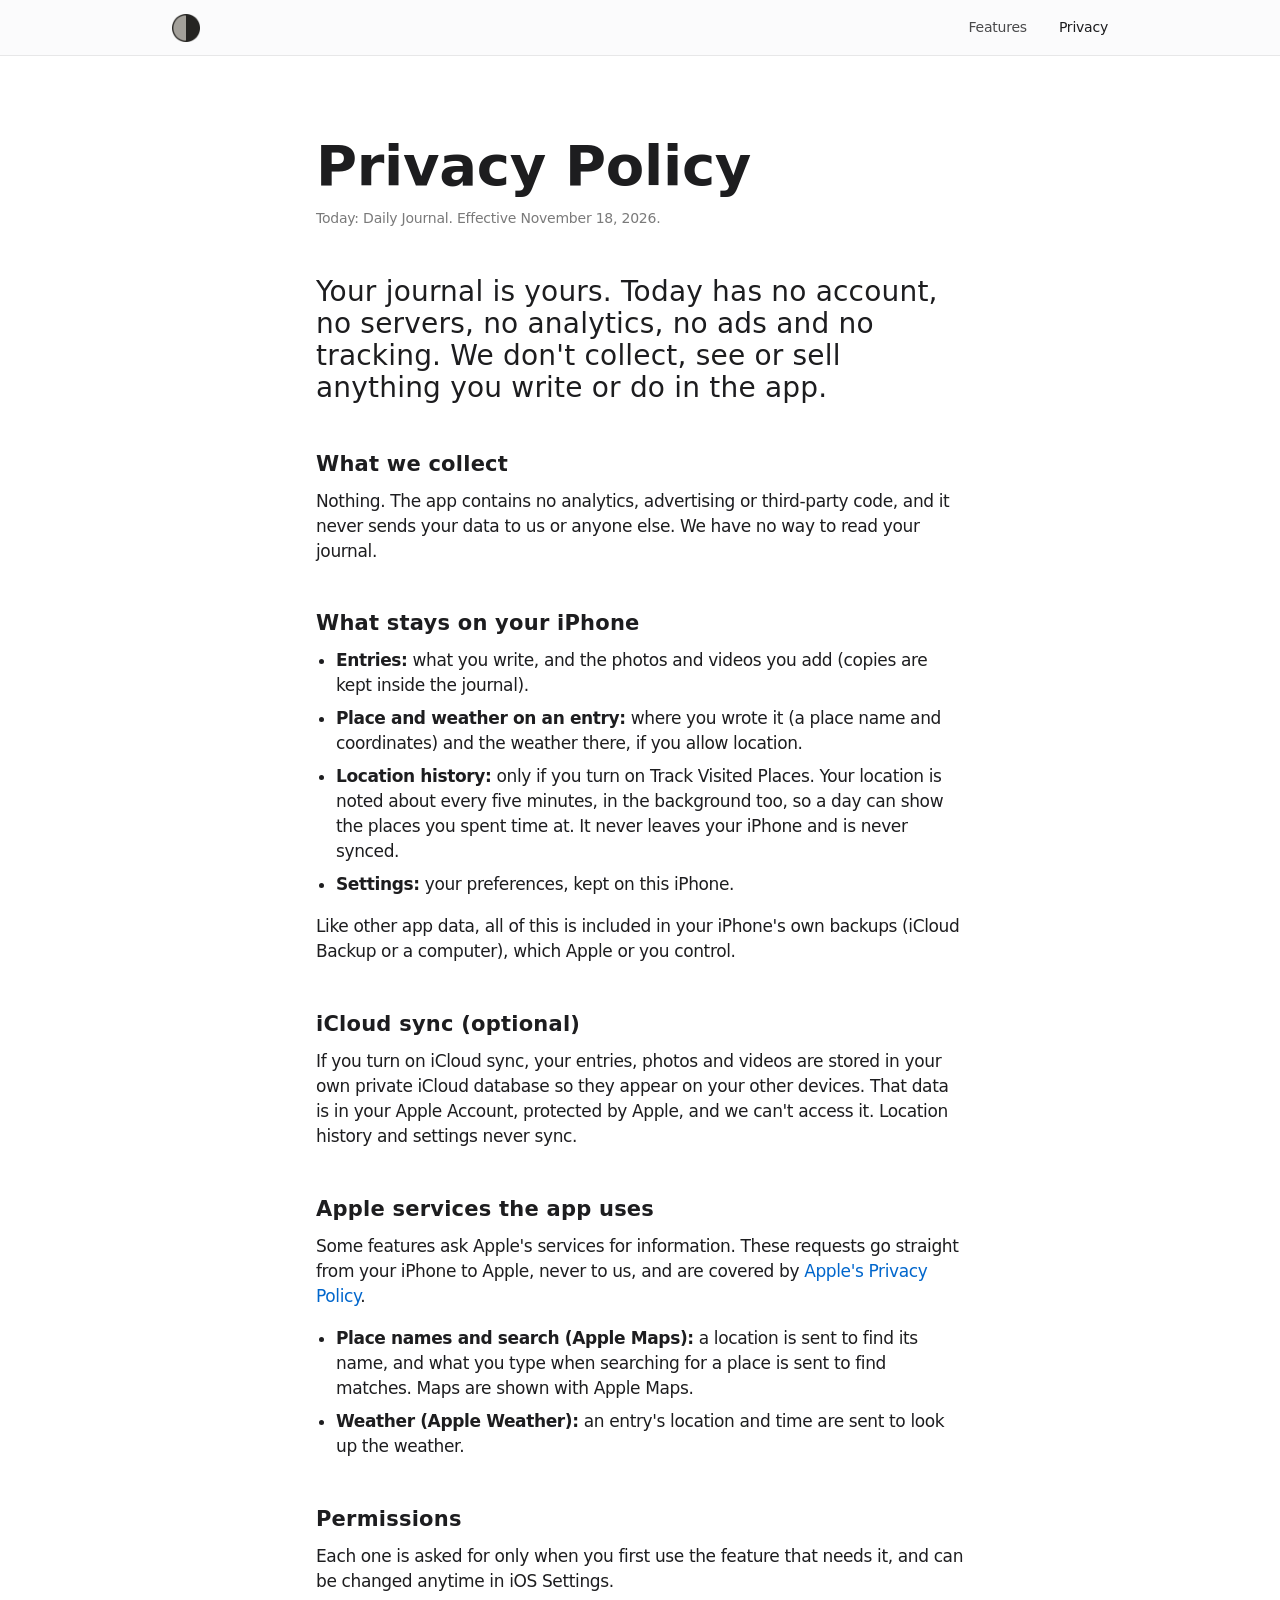
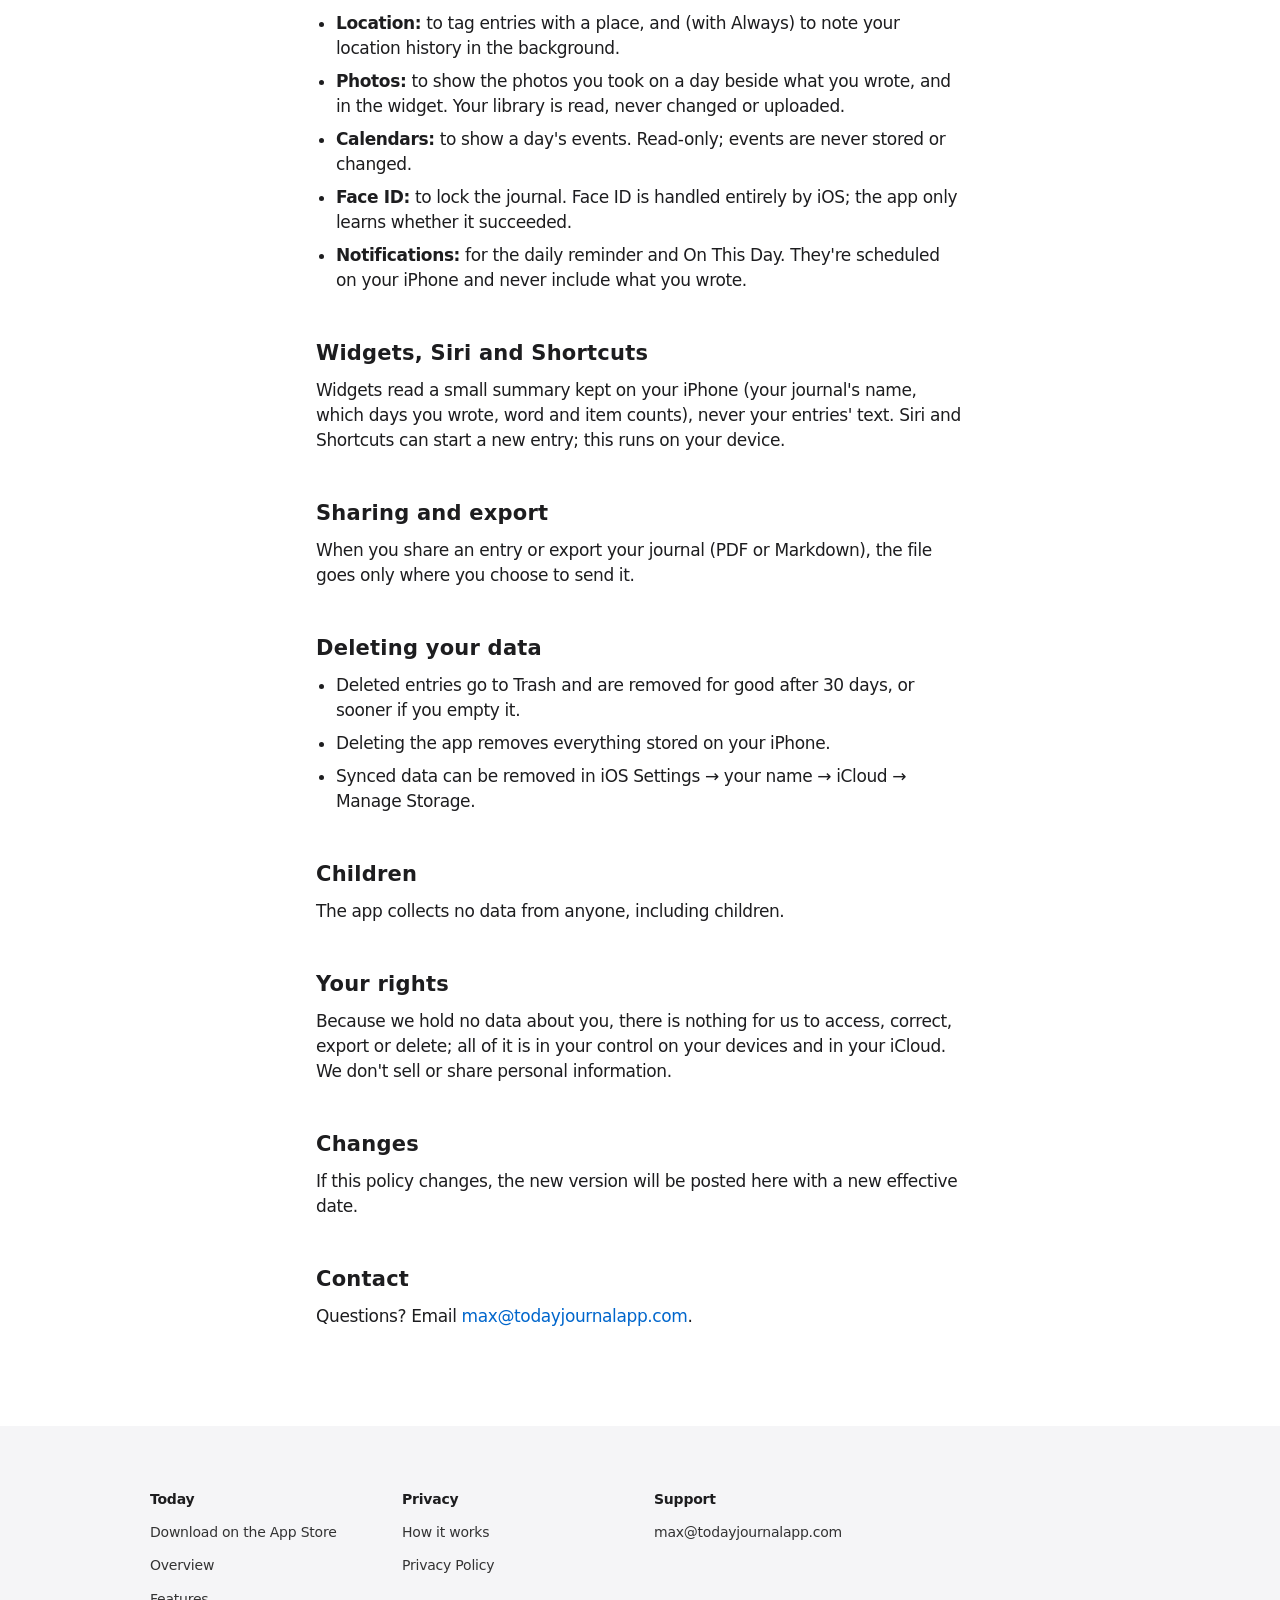
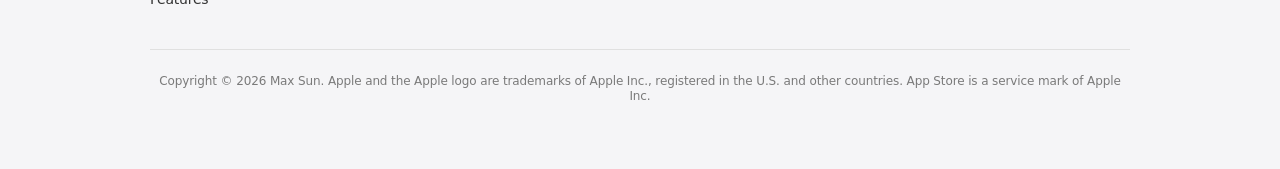
<file: Web/privacy/index.html>
<!doctype html>
<html lang="en">
<head>
<meta charset="utf-8">
<meta name="viewport" content="width=device-width, initial-scale=1">
<meta name="theme-color" content="#fafafc">
<link rel="icon" href="../favicon.png" type="image/png" sizes="96x96" media="(prefers-color-scheme: light)">
<link rel="icon" href="../favicon-dark.png" type="image/png" sizes="96x96" media="(prefers-color-scheme: dark)">
<link rel="apple-touch-icon" href="../apple-touch-icon.png">
<title>Privacy Policy: Today</title>
<meta name="description" content="Privacy policy for Today: Daily Journal. Your journal stays on your iPhone, or in your own iCloud. Nothing is collected.">
<link rel="stylesheet" href="../site.css">
</head>
<body>

<header class="top">
  <a class="mark" href="../" aria-label="Today: Daily Journal, home"></a>
  <nav aria-label="Site">
    <a href="/features">Features</a>
    <a href="./" aria-current="page">Privacy</a>
  </nav>
</header>

<main class="doc">
  <header>
    <h1 class="hero-display">Privacy Policy</h1>
    <p class="caption muted">Today: Daily Journal. Effective November 18, 2026.</p>
  </header>

  <p class="summary lead">Your journal is yours. Today has no account, no servers, no analytics, no ads and no tracking. We don't collect, see or sell anything you write or do in the app.</p>

  <h2>What we collect</h2>
  <p>Nothing. The app contains no analytics, advertising or third-party code, and it never sends your data to us or anyone else. We have no way to read your journal.</p>

  <h2>What stays on your iPhone</h2>
  <ul>
    <li><strong>Entries:</strong> what you write, and the photos and videos you add (copies are kept inside the journal).</li>
    <li><strong>Place and weather on an entry:</strong> where you wrote it (a place name and coordinates) and the weather there, if you allow location.</li>
    <li><strong>Location history:</strong> only if you turn on Track Visited Places. Your location is noted about every five minutes, in the background too, so a day can show the places you spent time at. It never leaves your iPhone and is never synced.</li>
    <li><strong>Settings:</strong> your preferences, kept on this iPhone.</li>
  </ul>
  <p>Like other app data, all of this is included in your iPhone's own backups (iCloud Backup or a computer), which Apple or you control.</p>

  <h2>iCloud sync (optional)</h2>
  <p>If you turn on iCloud sync, your entries, photos and videos are stored in your own private iCloud database so they appear on your other devices. That data is in your Apple Account, protected by Apple, and we can't access it. Location history and settings never sync.</p>

  <h2>Apple services the app uses</h2>
  <p>Some features ask Apple's services for information. These requests go straight from your iPhone to Apple, never to us, and are covered by <a href="https://www.apple.com/legal/privacy/">Apple's Privacy Policy</a>.</p>
  <ul>
    <li><strong>Place names and search (Apple Maps):</strong> a location is sent to find its name, and what you type when searching for a place is sent to find matches. Maps are shown with Apple Maps.</li>
    <li><strong>Weather (Apple Weather):</strong> an entry's location and time are sent to look up the weather.</li>
  </ul>

  <h2>Permissions</h2>
  <p>Each one is asked for only when you first use the feature that needs it, and can be changed anytime in iOS Settings.</p>
  <ul>
    <li><strong>Location:</strong> to tag entries with a place, and (with Always) to note your location history in the background.</li>
    <li><strong>Photos:</strong> to show the photos you took on a day beside what you wrote, and in the widget. Your library is read, never changed or uploaded.</li>
    <li><strong>Calendars:</strong> to show a day's events. Read-only; events are never stored or changed.</li>
    <li><strong>Face ID:</strong> to lock the journal. Face ID is handled entirely by iOS; the app only learns whether it succeeded.</li>
    <li><strong>Notifications:</strong> for the daily reminder and On This Day. They're scheduled on your iPhone and never include what you wrote.</li>
  </ul>

  <h2>Widgets, Siri and Shortcuts</h2>
  <p>Widgets read a small summary kept on your iPhone (your journal's name, which days you wrote, word and item counts), never your entries' text. Siri and Shortcuts can start a new entry; this runs on your device.</p>

  <h2>Sharing and export</h2>
  <p>When you share an entry or export your journal (PDF or Markdown), the file goes only where you choose to send it.</p>

  <h2>Deleting your data</h2>
  <ul>
    <li>Deleted entries go to Trash and are removed for good after 30 days, or sooner if you empty it.</li>
    <li>Deleting the app removes everything stored on your iPhone.</li>
    <li>Synced data can be removed in iOS Settings → your name → iCloud → Manage Storage.</li>
  </ul>

  <h2>Children</h2>
  <p>The app collects no data from anyone, including children.</p>

  <h2>Your rights</h2>
  <p>Because we hold no data about you, there is nothing for us to access, correct, export or delete; all of it is in your control on your devices and in your iCloud. We don't sell or share personal information.</p>

  <h2>Changes</h2>
  <p>If this policy changes, the new version will be posted here with a new effective date.</p>

  <h2>Contact</h2>
  <p>Questions? Email <a href="mailto:max@todayjournalapp.com">max@todayjournalapp.com</a>.</p>
</main>

<footer class="footer">
  <div class="inner">
    <div class="columns">
      <div>
        <h3>Today</h3>
        <ul>
          <li><a href="https://apps.apple.com/us/app/today-daily-journal/id6835741340">Download on the App Store</a></li>
          <li><a href="../">Overview</a></li>
          <li><a href="/features">Features</a></li>
        </ul>
      </div>
      <div>
        <h3>Privacy</h3>
        <ul>
          <li><a href="/how-it-works">How it works</a></li>
          <li><a href="./">Privacy Policy</a></li>
        </ul>
      </div>
      <div>
        <h3>Support</h3>
        <ul>
          <li><a href="mailto:max@todayjournalapp.com">max@todayjournalapp.com</a></li>
        </ul>
      </div>
    </div>
    <p class="legal fine-print">Copyright © 2026 Max Sun. Apple and the Apple logo are trademarks of Apple Inc., registered in the U.S. and other countries. App Store is a service mark of Apple Inc.</p>
  </div>
</footer>

</body>
</html>
</file>
<file: Web/site.css>
/* Today: Daily Journal — website.
   Built on the Apple marketing design language: full-bleed tiles that alternate light and dark,
   SF Pro with tight display tracking, one blue for every action, one shadow for the product.
   System fonts only, so the site makes no third-party requests. */

:root {
  /* Color */
  --primary: #0066cc;
  --primary-focus: #0071e3;
  --primary-on-dark: #2997ff;
  --ink: #1d1d1f;
  --ink-muted-80: #333333;
  --ink-muted-48: #7a7a7a;
  --body-muted: #cccccc;
  --hairline: #e0e0e0;
  --canvas: #ffffff;
  --parchment: #f5f5f7;
  --tile-1: #272729;
  --tile-2: #2a2a2c;
  --tile-3: #252527;
  --black: #000000;
  --on-dark: #ffffff;

  /* Type */
  --display: "SF Pro Display", system-ui, -apple-system, BlinkMacSystemFont, "Helvetica Neue", Arial, sans-serif;
  --text: "SF Pro Text", system-ui, -apple-system, BlinkMacSystemFont, "Helvetica Neue", Arial, sans-serif;

  /* Space */
  --xs: 8px; --sm: 12px; --md: 17px; --lg: 24px; --xl: 32px; --xxl: 48px; --section: 80px;

  /* The one shadow: for the product (here, the phone) resting on a surface. */
  --product-shadow: rgba(0, 0, 0, 0.22) 3px 5px 30px 0;

  color-scheme: light;
}

* { box-sizing: border-box; }
@media (prefers-reduced-motion: reduce) {
  .story-copy .step, .story-copy .step.is-current, .story .phone img { transition: none; }
  .story-copy .step { transform: none; }
}

body {
  margin: 0;
  background: var(--canvas);
  color: var(--ink);
  font: 400 17px/1.47 var(--text);
  letter-spacing: -0.374px;
  -webkit-font-smoothing: antialiased;
  -webkit-text-size-adjust: 100%;
}

a { color: var(--primary); text-decoration: none; }
a:hover { text-decoration: underline; }
:focus-visible { outline: 2px solid var(--primary-focus); outline-offset: 2px; border-radius: 4px; }

h1, h2, h3, p { margin: 0; }

/* ---------- Type roles ---------- */

.hero-display { font: 600 56px/1.07 var(--display); letter-spacing: -0.28px; }
.display-lg   { font: 600 40px/1.1 var(--display); letter-spacing: 0; }
.lead         { font: 400 28px/1.14 var(--display); letter-spacing: 0.196px; }
.tagline      { font: 600 21px/1.19 var(--display); letter-spacing: 0.231px; }
.caption      { font: 400 14px/1.43 var(--text); letter-spacing: -0.224px; }
.fine-print   { font: 400 12px/1.3 var(--text); letter-spacing: -0.12px; }

/* ---------- Navbar ---------- */

/* apple.com's global nav, taller: a frosted bar that stays at the top while content scrolls under it. */
.top {
  position: sticky; top: 0; z-index: 20;
  height: 56px;
  padding: 0 max(22px, calc((100% - 980px) / 2 + 22px));
  display: flex; align-items: center; justify-content: space-between;
  background: rgba(250, 250, 252, 0.8);
  -webkit-backdrop-filter: saturate(180%) blur(20px);
          backdrop-filter: saturate(180%) blur(20px);
  border-bottom: 1px solid rgba(0, 0, 0, 0.08);
}
.top nav { display: flex; gap: 32px; }
.top .mark {
  display: block; width: 28px; height: 28px;
  background: url(images/logo-light.png) center / contain no-repeat;
}
.top nav a { color: var(--ink); opacity: .8; font: 400 14px/1.29 var(--text); letter-spacing: -0.224px; }
.top nav a:hover { opacity: 1; text-decoration: none; }
.top nav a[aria-current] { opacity: 1; }

/* ---------- App Store badge ---------- */

/* Apple's official badge, unmodified. Apple asks for at least 40px of height on screen
   and clear space around it of a quarter of its height. */
.app-store { display: inline-block; margin-top: var(--xl); padding: 4px; border-radius: 12px; transition: transform .1s ease; }
.app-store img { display: block; width: 160px; height: auto; }
.app-store:active { transform: scale(0.95); }

/* ---------- Tiles ---------- */

.tile {
  padding: var(--section) 22px 0;
  text-align: center;
  overflow: hidden;
}
.tile.light { background: var(--canvas); color: var(--ink); }
.tile.parchment { background: var(--parchment); color: var(--ink); }
.tile.dark-3 { background: var(--tile-3); }
.on-dark { color: var(--on-dark); }
.on-dark a { color: var(--primary-on-dark); }

.tile .copy { max-width: 680px; margin: 0 auto; }
.tile h1 + .lead, .tile h2 + .lead { margin-top: var(--sm); }
.muted { color: var(--ink-muted-48); }
.on-dark .muted { color: var(--body-muted); }
.tile.no-stage { padding-bottom: var(--section); }

/* The product: a phone rising from the bottom edge of its tile. */
.stage { margin-top: var(--xxl); display: flex; justify-content: center; align-items: flex-start; }
.phone {
  width: 300px; flex: none;
  height: 440px;                      /* the tile crops the rest */
  overflow: hidden;
  border-radius: 48px 48px 0 0;
  padding: 10px 10px 0;
  background: var(--ink);
  box-shadow: inset 0 0 0 1px #48484a, var(--product-shadow);
}
.phone img { display: block; width: 100%; height: auto; border-radius: 38px 38px 0 0; }

/* Hero: three phones, the middle one forward. */
/* Never taller than the screen below the navbar: the phones take what's left and run off the bottom. */
.hero {
  padding-top: 56px;
  height: calc(100vh - 56px); height: calc(100svh - 56px);
  min-height: 480px;
  display: flex; flex-direction: column;
}
.hero .stage { flex: 1; min-height: 0; gap: 40px; margin-top: 40px; }
/* Sized from the screen's height so the screenshots always run past the bottom edge. */
.hero .phone { --w: min(420px, max(280px, calc(52vh - 150px))); width: var(--w); height: 100%; }
.hero .phone.side { width: calc(var(--w) * 0.83); height: calc(100% - 64px); margin-top: 64px; }

/* ---------- Story: one full-screen section that becomes each feature in turn ---------- */

/* The pinned panel fills the screen below the navbar; each step after the first adds --step of scrolling. */
.story {
  --step: 35vh;
  position: relative;
  height: calc(100vh - 56px + (var(--steps) - 1) * var(--step));
  height: calc(100svh - 56px + (var(--steps) - 1) * var(--step));
}
.story-anchor { position: absolute; left: 0; top: calc(var(--i) * var(--step)); height: 1px; width: 1px; scroll-margin-top: 56px; }
.story-pin {
  position: sticky; top: 56px;            /* just below the navbar */
  height: calc(100vh - 56px); height: calc(100svh - 56px);
  overflow: hidden;
  display: flex; flex-direction: column; align-items: center;
  padding: var(--section) 22px 0;
  text-align: center;
  background: var(--canvas); color: var(--ink);
}

/* The copy for every step sits in one grid cell; only the current one shows. */
.story-copy { display: grid; max-width: 680px; width: 100%; }
.story-copy .step {
  grid-area: 1 / 1;
  opacity: 0; transform: translateY(16px);
  transition: opacity .2s ease, transform .2s ease;   /* the outgoing step leaves quickly… */
  pointer-events: none;
}
.story-copy .step.is-current {
  opacity: 1; transform: none; pointer-events: auto;
  transition: opacity .4s ease .2s, transform .4s ease .2s;   /* …then the next one comes in */
}
.story-copy .lead { margin-top: var(--sm); }

/* The phone fills the rest of the screen and runs off its bottom edge. */
.story-stage { flex: 1; min-height: 0; margin-top: var(--xxl); display: flex; justify-content: center; }
/* Sized from the screen's height so the screenshot always runs past the bottom edge. */
.story .phone {
  width: min(85vw, 380px, max(260px, calc(46vh - 60px)));
  width: min(85vw, 380px, max(260px, calc(46svh - 60px)));
  height: auto; display: grid; align-content: start;
}
.story .phone img { grid-area: 1 / 1; opacity: 0; transition: opacity .45s ease; }
.story .phone img.is-current { opacity: 1; }

/* Yours alone: at least a full window tall, content centered. */
.tile.privacy {
  min-height: 100vh; min-height: 100svh;
  display: flex; flex-direction: column; justify-content: center; align-items: center;
}

/* Privacy facts: white cards on parchment, as on apple.com. The icons are drawn in the style of
   SF Symbols; the slash cuts a gap through the outline, the way Apple's ".slash" symbols do. */
.facts {
  list-style: none; margin: 56px auto 0; padding: 0; max-width: 1100px; width: 100%;
  display: grid; grid-template-columns: repeat(3, 1fr); gap: 20px;
  text-align: left;
}
.facts .card {
  background: var(--canvas); color: var(--ink);
  border-radius: 28px;
  padding: 44px 40px 52px;
}
.facts .icon {
  display: block; width: 48px; height: 48px; margin-bottom: 36px;
  fill: none; stroke: currentColor; stroke-width: 2.25; stroke-linecap: round; stroke-linejoin: round;
}
.facts .icon .gap { stroke: var(--canvas); stroke-width: 7; }
.facts h3 { font: 600 28px/1.14 var(--display); letter-spacing: 0.196px; margin: 0 0 var(--md); }
.facts p { font: 400 19px/1.42 var(--text); letter-spacing: 0.012em; color: var(--ink); max-width: 22em; }
.more { font-size: 19px; }
.facts + .more { margin-top: var(--xxl); }

/* ---------- Footer ---------- */

.footer { background: var(--parchment); color: var(--ink-muted-80); padding: 64px 22px; }
.footer .inner { max-width: 980px; margin: 0 auto; }
.footer .columns {
  display: grid; grid-template-columns: repeat(3, minmax(0, 220px)); gap: var(--xl);
  padding-bottom: var(--xl); border-bottom: 1px solid var(--hairline);
}
.footer h3 { font: 600 14px/1.29 var(--text); letter-spacing: -0.224px; color: var(--ink); margin-bottom: var(--xs); }
.footer ul { list-style: none; margin: 0; padding: 0; }
.footer li a { color: var(--ink-muted-80); font: 400 14px/2.41 var(--text); letter-spacing: -0.224px; }
.footer li a:hover { color: var(--ink); }
.footer .legal { margin-top: var(--lg); color: var(--ink-muted-48); text-align: center; }

/* ---------- Document pages (privacy policy) ---------- */

.doc { max-width: 692px; margin: 0 auto; padding: var(--section) 22px; }
.doc header { margin-bottom: var(--xxl); }
.doc header .caption { margin-top: var(--sm); }
.doc .summary { margin-bottom: var(--xxl); }
.doc h2 { font: 600 21px/1.19 var(--display); letter-spacing: 0.231px; margin: var(--xxl) 0 var(--sm); }
.doc p, .doc ul { margin: 0 0 var(--md); }
.doc ul { padding-left: 20px; }
.doc li { margin-bottom: var(--xs); }
.doc strong { font-weight: 600; }

/* ---------- Responsive ---------- */

@media (max-width: 1068px) {
  .hero-display { font-size: 48px; line-height: 1.08; }
}

@media (max-width: 833px) {
  .facts { grid-template-columns: 1fr; max-width: 480px; gap: 16px; margin-top: 40px; }
  .facts .card { padding: 32px 28px 36px; }
  .facts .icon { margin-bottom: 24px; }
  .facts h3 { font-size: 24px; }
  .facts p { font-size: 17px; }
  .hero .phone.side { display: none; }
  .footer .columns { grid-template-columns: 1fr 1fr; }
}

@media (max-width: 640px) {
  .story-pin { padding-top: 64px; }
  .story-stage { margin-top: 32px; }
  .hero-display { font-size: 40px; }
  .display-lg { font-size: 32px; }
  .lead { font-size: 21px; line-height: 1.19; }
  .tile { padding-top: var(--xxl); }
  .tile.no-stage { padding-bottom: var(--xxl); }
  .stage { margin-top: 40px; }
  .hero .phone { width: min(80vw, max(260px, calc(46vh - 60px))); height: 100%; }
  .hero .stage { margin-top: 32px; }
  .hero { padding-top: 40px; }
  .phone { width: 240px; height: 360px; border-radius: 40px 40px 0 0; padding: 8px 8px 0; }
  .phone img { border-radius: 32px 32px 0 0; }
  .doc { padding-top: var(--xxl); padding-bottom: var(--xxl); }
}

@media (max-width: 419px) {
  .hero-display { font-size: 34px; }
}
</file>
